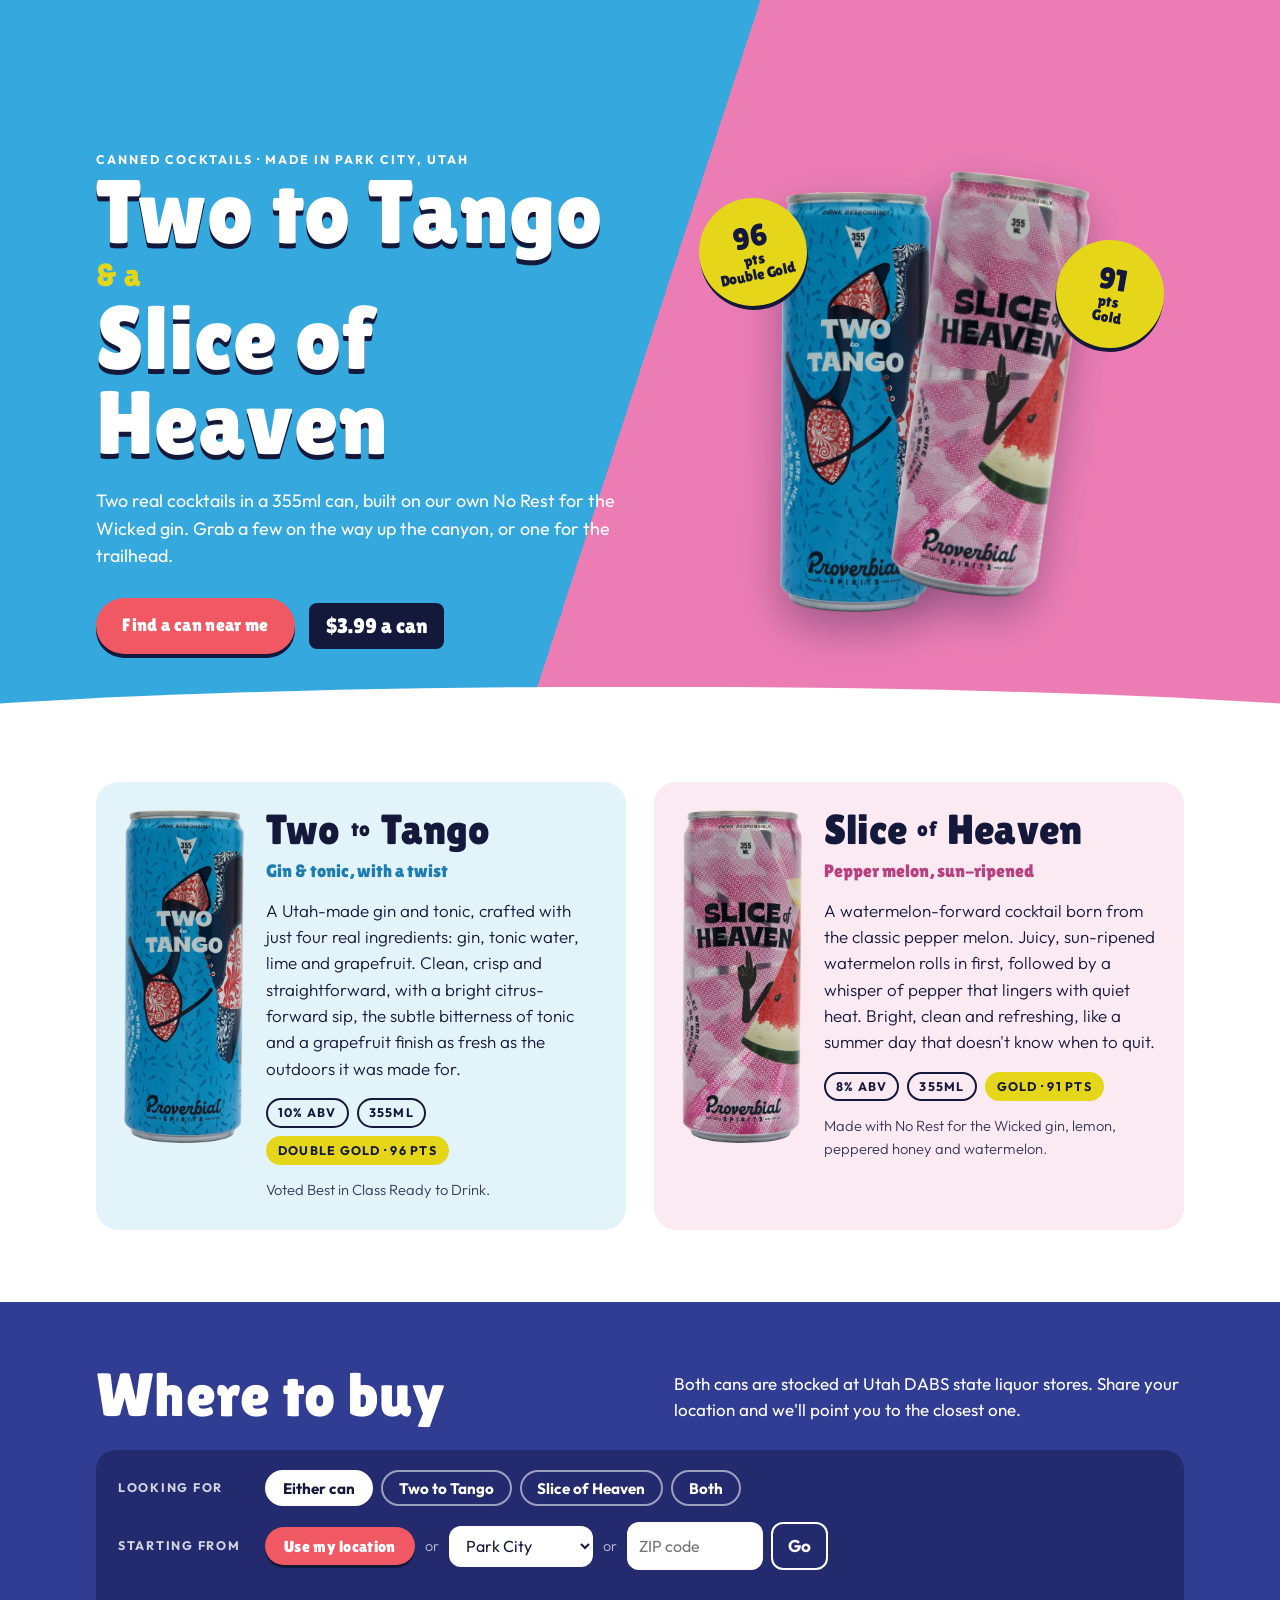
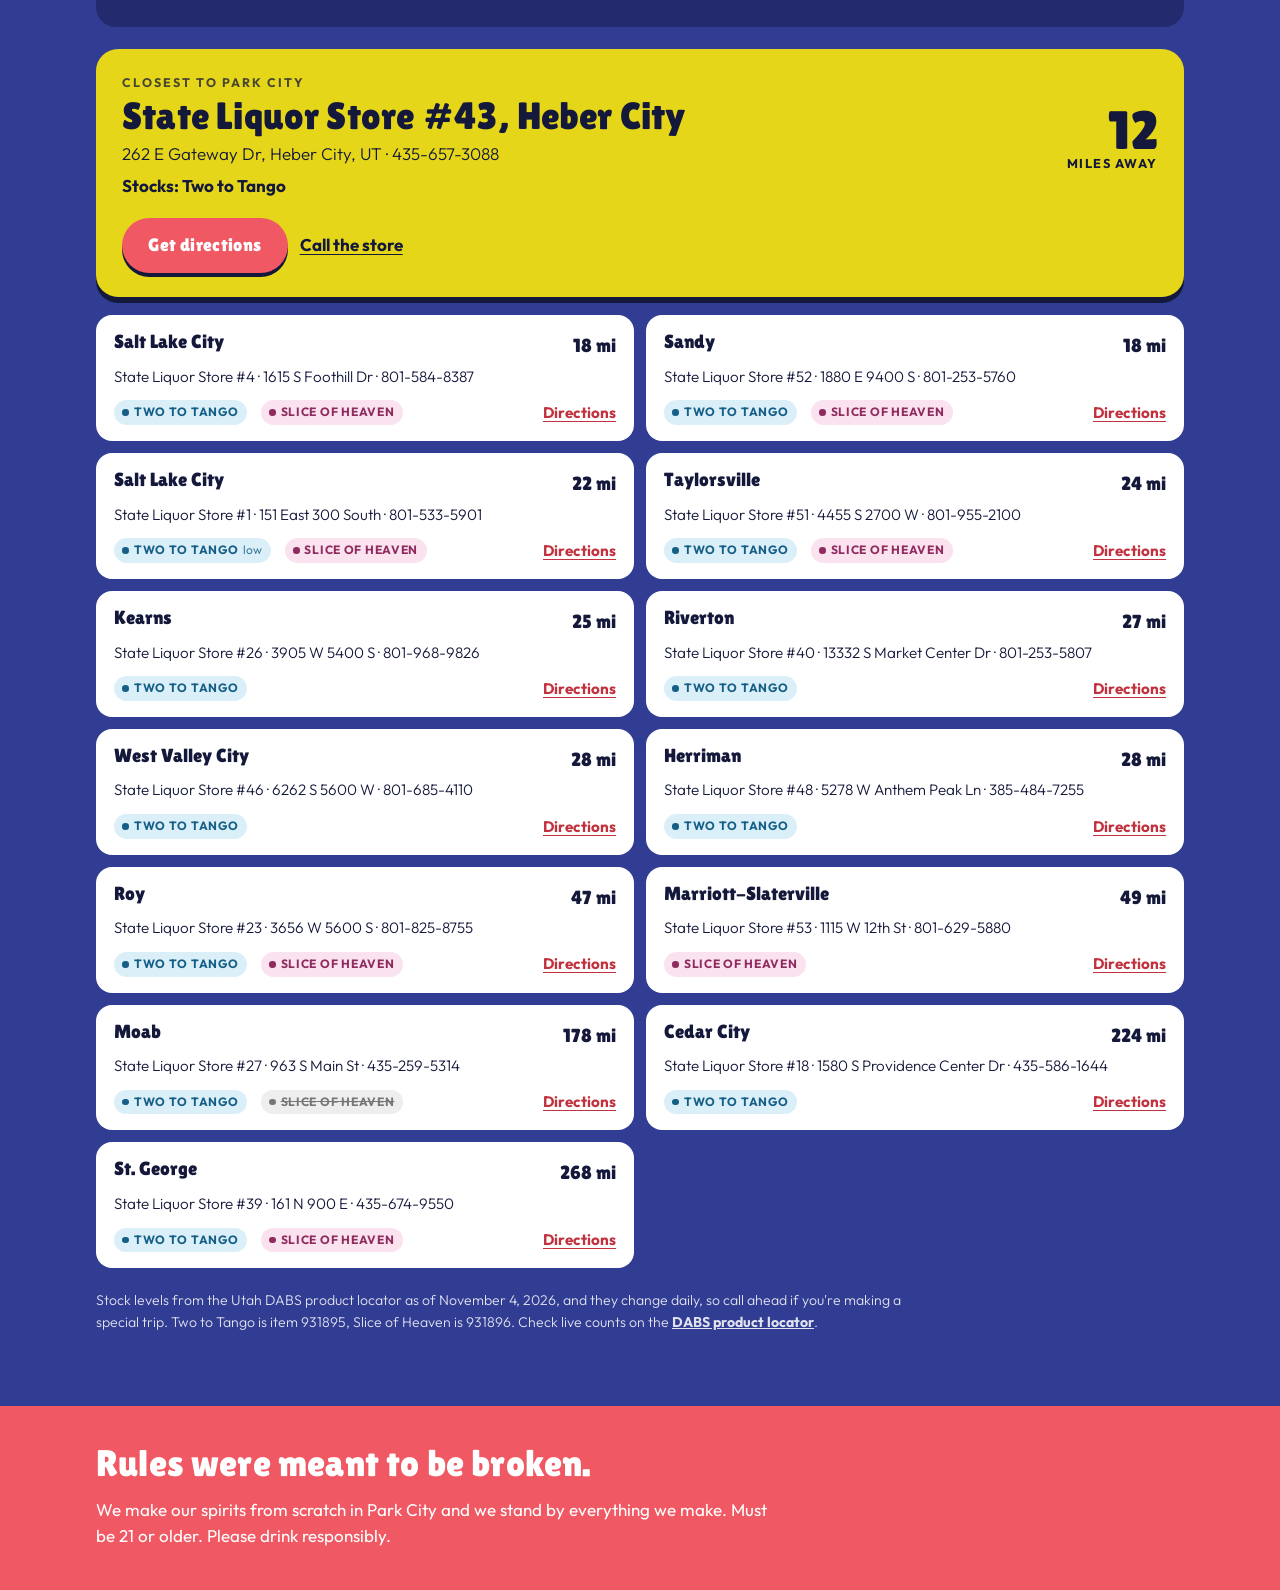
<file: landing/index.html>
<!doctype html>
<html lang="en">
<head>
<meta charset="utf-8">
<meta name="viewport" content="width=device-width, initial-scale=1">
<title>Two to Tango &amp; Slice of Heaven | Proverbial Spirits</title>
<meta name="description" content="Two to Tango and Slice of Heaven canned cocktails from Proverbial Spirits, Park City. Find the closest Utah state liquor store that has them.">
<!-- Google Analytics (same property as the Squarespace site) -->
<script async src="https://www.googletagmanager.com/gtag/js?id=G-5WBTW6G7YW"></script>
<script>window.dataLayer=window.dataLayer||[];function gtag(){dataLayer.push(arguments);}gtag("js",new Date());gtag("config","G-5WBTW6G7YW");</script>
<!-- Brand fonts: when self-hosting, add your Adobe Fonts web project here, e.g.
     <link rel="stylesheet" href="https://use.typekit.net/XXXXXXX.css"> (cubano, paralucent, cheee-jimbo).
     Until then the page falls back to Lilita One / Outfit / Chewy from Google Fonts. -->
<link rel="stylesheet" href="https://fonts.googleapis.com/css2?family=Chewy&family=Lilita+One&family=Outfit:wght@300;400;700&display=swap">
<style>body{margin:0;background:#fff}</style>
</head>
<body>
<div id="psrtd-mount"></div>
<script src="embed.js"></script>
</body>
</html>
</file>
